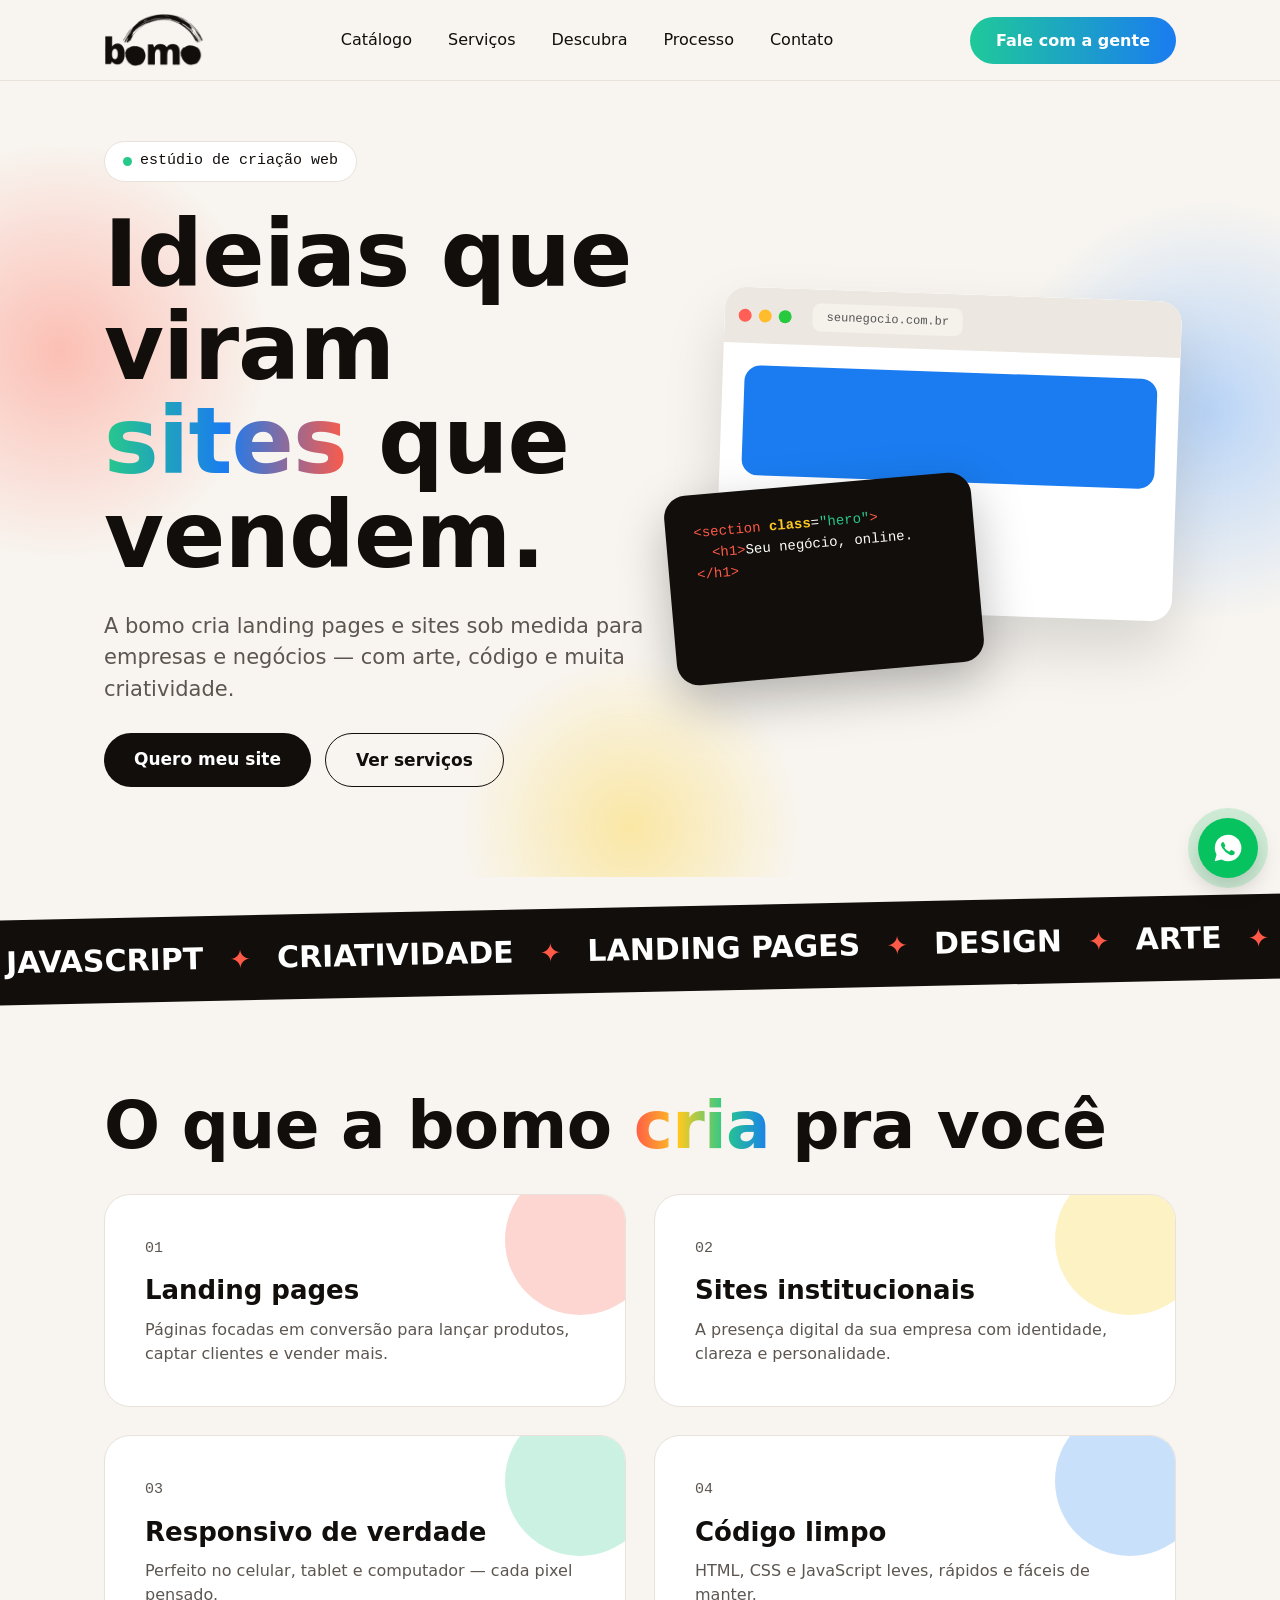
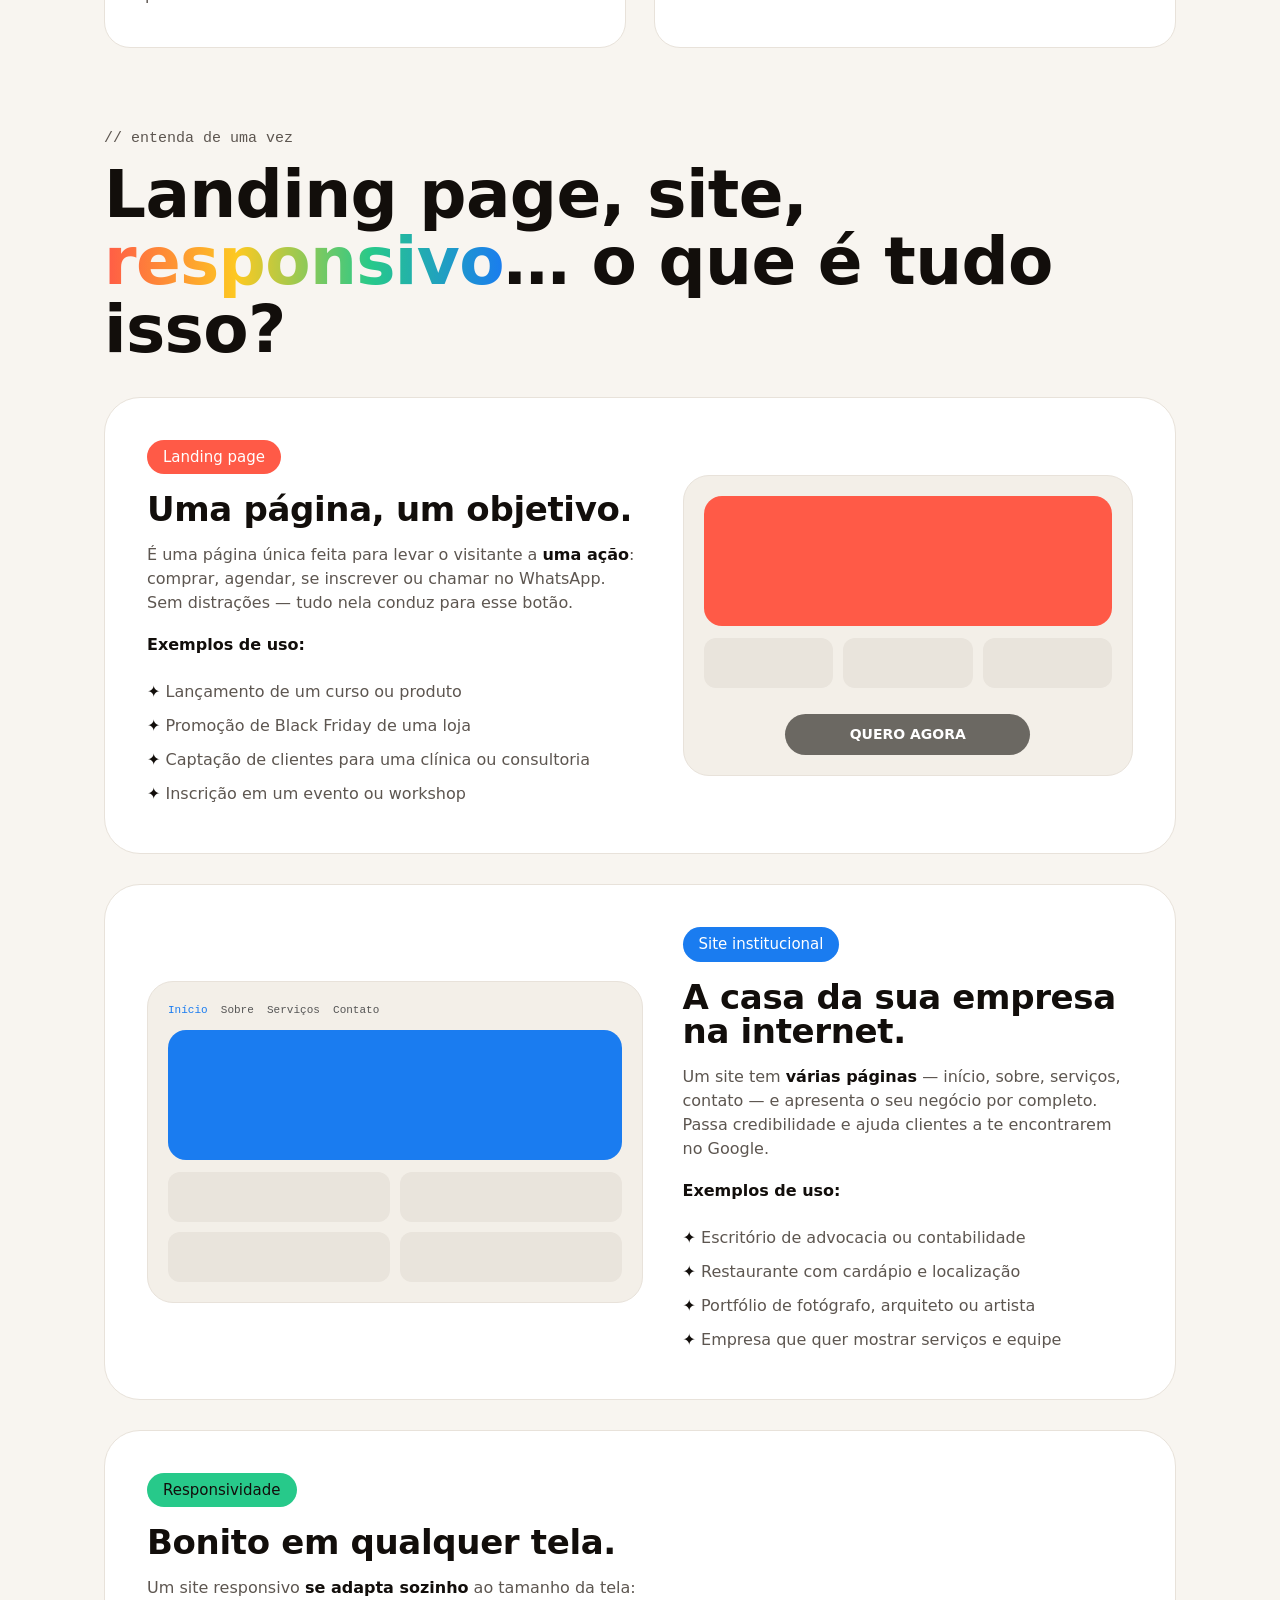
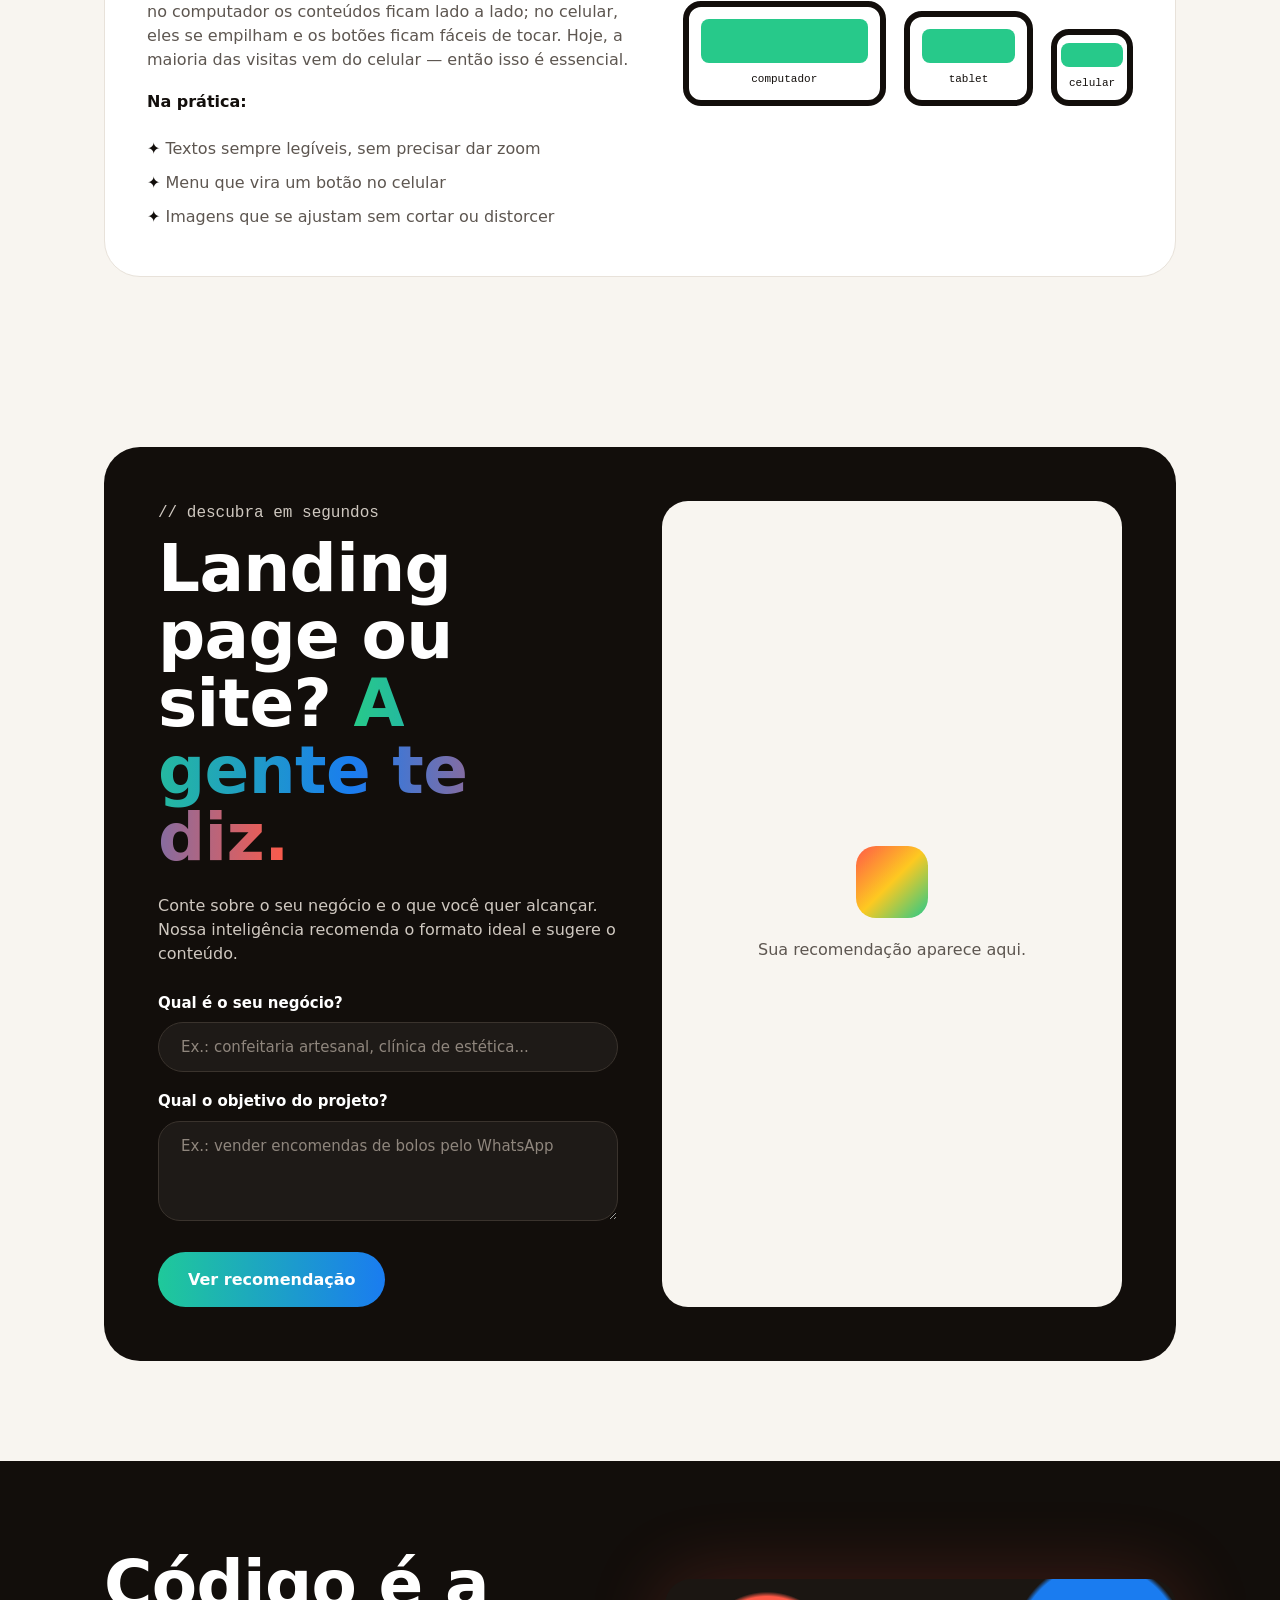
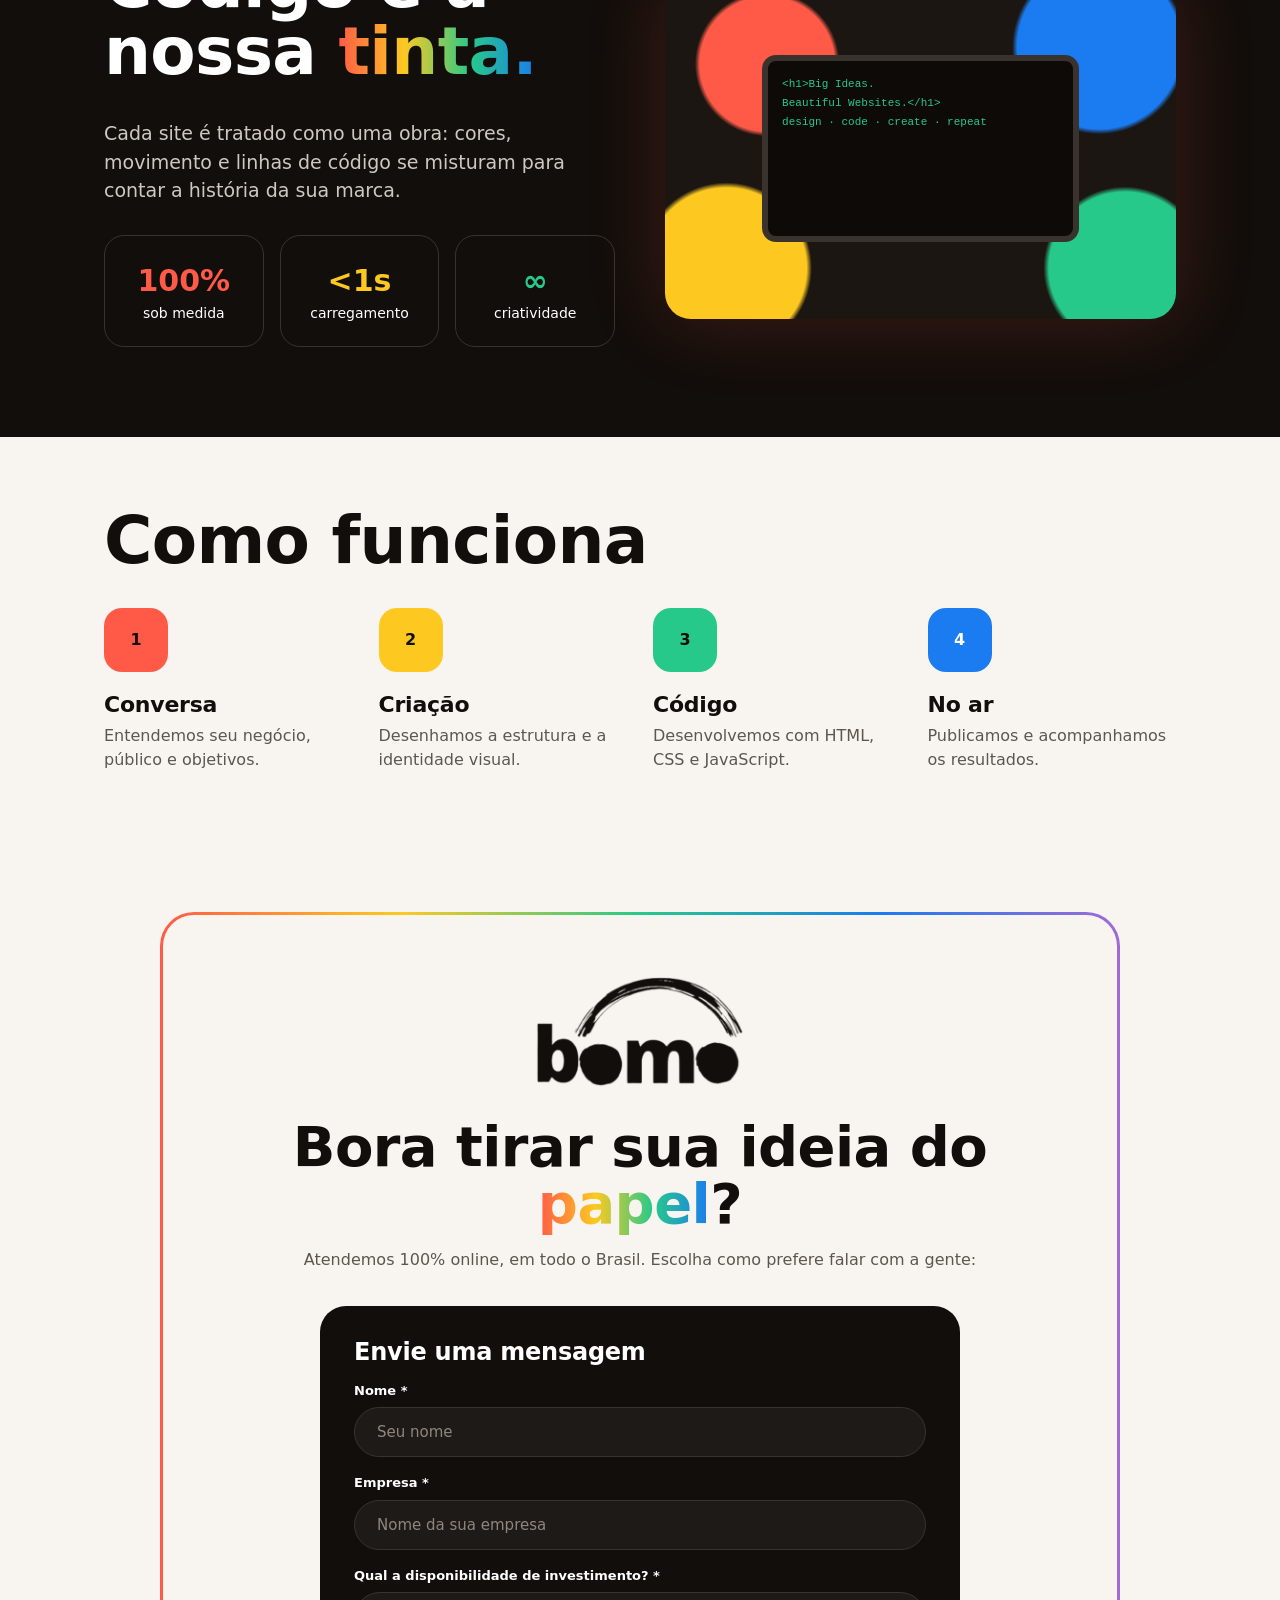
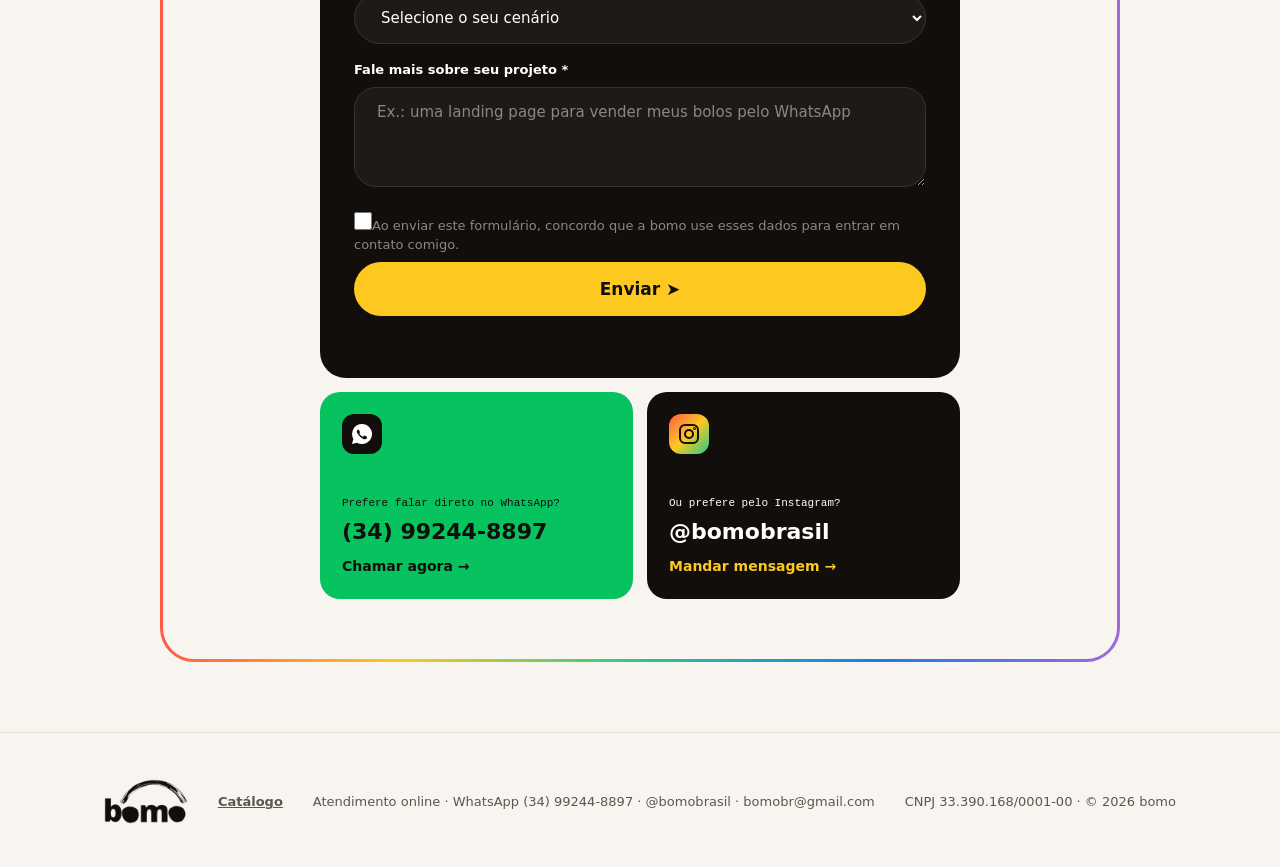
<file: index.html>
<!DOCTYPE html>
<html lang="pt-BR">
<head>
<meta charset="utf-8">
<meta name="viewport" content="width=device-width, initial-scale=1, viewport-fit=cover">
<meta http-equiv="Content-Security-Policy" content="default-src 'none'; script-src 'self'; style-src 'self' 'unsafe-inline'; img-src 'self' data:; connect-src 'self'; form-action 'none'; base-uri 'none'">
<meta name="referrer" content="no-referrer">
<meta name="description" content="bomo — estúdio de criação web: landing pages, sites e placas QR Code/NFC.">
<link rel="icon" href="img/favicon.png" type="image/png" sizes="128x128">
<link rel="icon" href="img/favicon.svg" type="image/svg+xml">
<title>bomo — Landing pages criativas e sites sob medida</title>
<link rel="stylesheet" href="css/style.css">
</head>
<body>
<header><div class="w">
<a class="logo" href="#" aria-label="bomo"><img src="img/logo.webp" alt="bomo" width="440" height="236"></a>
<nav class="h"><a class="keep" href="catalogo.html">Catálogo</a><a href="#servicos">Serviços</a><a href="#descubra">Descubra</a><a href="#processo">Processo</a><a href="#contato">Contato</a></nav>
<a class="btn gr" href="#contato">Fale com a gente</a>
</div></header>

<main class="home">
<div class="hero">
<div class="bl" style="width:420px;height:420px;background:#ff8a7a;left:-150px;top:60px"></div>
<div class="bl" style="width:420px;height:420px;background:#7db6ff;right:-140px;top:120px"></div>
<div class="bl" style="width:340px;height:340px;background:#fdd95a;left:36%;bottom:-120px"></div>
<div class="w">
<div>
<span class="pill mono">estúdio de criação web</span>
<h1>Ideias que viram <span class="gt">sites</span> que vendem.</h1>
<p class="l">A bomo cria landing pages e sites sob medida para empresas e negócios — com arte, código e muita criatividade.</p>
<div class="btns"><a class="btn k" href="#contato">Quero meu site</a><a class="btn o" href="#servicos">Ver serviços</a></div>
</div>
<div class="mock">
<div class="br"><div class="bar"><i></i><i></i><i></i><span class="mono">seunegocio.com.br</span></div><div class="hb"></div><div class="row" style="display:flex;gap:10px;margin:0 22px"><i style="width:80px;height:44px;border-radius:12px;background:#27c98a"></i><i style="width:90px;height:44px;border-radius:12px;background:#ece8e1"></i></div></div>
<div class="code mono"><em>&lt;section</em> <b>class</b>=<s>"hero"</s><em>&gt;</em><br>&nbsp;&nbsp;<em>&lt;h1&gt;</em>Seu negócio, online.<br><em>&lt;/h1&gt;</em></div>
</div></div></div>

<div class="mq"><div id="m1"></div></div>

<section id="servicos"><div class="w">
<h2>O que a bomo <span class="gt2">cria</span> pra você</h2>
<div class="g2">
<div class="cd"><small class="mono">01</small><h3>Landing pages</h3><p>Páginas focadas em conversão para lançar produtos, captar clientes e vender mais.</p></div>
<div class="cd" style="--c:#fdeeb0"><small class="mono">02</small><h3>Sites institucionais</h3><p>A presença digital da sua empresa com identidade, clareza e personalidade.</p></div>
<div class="cd" style="--c:#b9ecd8"><small class="mono">03</small><h3>Responsivo de verdade</h3><p>Perfeito no celular, tablet e computador — cada pixel pensado.</p></div>
<div class="cd" style="--c:#b7d6fa"><small class="mono">04</small><h3>Código limpo</h3><p>HTML, CSS e JavaScript leves, rápidos e fáceis de manter.</p></div>
</div></div></section>

<section style="padding-top:10px"><div class="w">
<div class="eb mono">// entenda de uma vez</div>
<h2>Landing page, site, <span class="gt2">responsivo</span>… o que é tudo isso?</h2>
<div class="ex"><div><span class="tag" style="background:#ff5a47">Landing page</span><h3>Uma página, um objetivo.</h3><p>É uma página única feita para levar o visitante a <b>uma ação</b>: comprar, agendar, se inscrever ou chamar no WhatsApp. Sem distrações — tudo nela conduz para esse botão.</p><p><b>Exemplos de uso:</b></p><ul><li>Lançamento de um curso ou produto</li><li>Promoção de Black Friday de uma loja</li><li>Captação de clientes para uma clínica ou consultoria</li><li>Inscrição em um evento ou workshop</li></ul></div>
<div class="art"><div class="a" style="background:#ff5a47"></div><div class="row"><i></i><i></i><i></i></div><span class="cta">QUERO AGORA</span></div></div>
<div class="ex rv"><div><span class="tag" style="background:#1a7cf0">Site institucional</span><h3>A casa da sua empresa na internet.</h3><p>Um site tem <b>várias páginas</b> — início, sobre, serviços, contato — e apresenta o seu negócio por completo. Passa credibilidade e ajuda clientes a te encontrarem no Google.</p><p><b>Exemplos de uso:</b></p><ul><li>Escritório de advocacia ou contabilidade</li><li>Restaurante com cardápio e localização</li><li>Portfólio de fotógrafo, arquiteto ou artista</li><li>Empresa que quer mostrar serviços e equipe</li></ul></div>
<div class="art"><div class="mono" style="font-size:11px;color:#1a7cf0;margin-bottom:12px">Início &nbsp;<span style="color:#555">Sobre &nbsp;Serviços &nbsp;Contato</span></div><div class="a" style="background:#1a7cf0"></div><div class="row"><i></i><i></i></div><div class="row" style="margin-top:10px"><i></i><i></i></div></div></div>
<div class="ex"><div><span class="tag" style="background:#27c98a;color:#120e0b">Responsividade</span><h3>Bonito em qualquer tela.</h3><p>Um site responsivo <b>se adapta sozinho</b> ao tamanho da tela: no computador os conteúdos ficam lado a lado; no celular, eles se empilham e os botões ficam fáceis de tocar. Hoje, a maioria das visitas vem do celular — então isso é essencial.</p><p><b>Na prática:</b></p><ul><li>Textos sempre legíveis, sem precisar dar zoom</li><li>Menu que vira um botão no celular</li><li>Imagens que se ajustam sem cortar ou distorcer</li></ul></div>
<div class="dev"><div style="flex:5.4"><i style="height:44px"></i>computador</div><div style="flex:3"><i></i>tablet</div><div style="flex:2;padding:8px 4px"><i style="height:24px"></i>celular</div></div></div>
</div></section>

<section id="descubra"><div class="w"><div class="dark">
<div><div class="mono" style="color:#cfc8c0;margin-bottom:10px">// descubra em segundos</div>
<h2 style="color:#fff;margin-bottom:22px">Landing page ou site? <span class="gt">A gente te diz.</span></h2>
<p class="l">Conte sobre o seu negócio e o que você quer alcançar. Nossa inteligência recomenda o formato ideal e sugere o conteúdo.</p>
<label for="dn">Qual é o seu negócio?</label><input id="dn" placeholder="Ex.: confeitaria artesanal, clínica de estética...">
<label for="do">Qual o objetivo do projeto?</label><textarea id="do" placeholder="Ex.: vender encomendas de bolos pelo WhatsApp"></textarea>
<button class="btn gr" style="margin-top:24px;padding:18px 30px" id="dbtn">Ver recomendação</button></div>
<div class="res" id="res"><div class="ic"></div><p>Sua recomendação aparece aqui.</p></div>
</div></div></section>

<div class="ink"><div class="w">
<div><h2 style="color:#fff">Código é a nossa <span class="gt2">tinta.</span></h2><p class="l">Cada site é tratado como uma obra: cores, movimento e linhas de código se misturam para contar a história da sua marca.</p>
<div class="st"><div><b style="color:#ff5a47">100%</b>sob medida</div><div><b style="color:#fdc921">&lt;1s</b>carregamento</div><div><b style="color:#27c98a">∞</b>criatividade</div></div></div>
<div class="splash"><div class="mono">&lt;h1&gt;Big Ideas.<br>Beautiful Websites.&lt;/h1&gt;<br>design · code · create · repeat</div></div>
</div></div>

<section id="processo"><div class="w"><h2>Como funciona</h2>
<div class="steps">
<div><i style="background:#ff5a47">1</i><h3>Conversa</h3><p>Entendemos seu negócio, público e objetivos.</p></div>
<div><i style="background:#fdc921">2</i><h3>Criação</h3><p>Desenhamos a estrutura e a identidade visual.</p></div>
<div><i style="background:#27c98a">3</i><h3>Código</h3><p>Desenvolvemos com HTML, CSS e JavaScript.</p></div>
<div><i style="background:#1a7cf0;color:#fff">4</i><h3>No ar</h3><p>Publicamos e acompanhamos os resultados.</p></div>
</div></div></section>

<section id="contato"><div class="w"><div class="ct">
<a class="logo" href="#" aria-label="bomo"><img src="img/logo.webp" alt="bomo" width="440" height="236"></a>
<h2>Bora tirar sua ideia do <span class="gt2">papel</span>?</h2>
<p style="color:var(--mut)">Atendemos 100% online, em todo o Brasil. Escolha como prefere falar com a gente:</p>
<form class="fm" id="fm" novalidate>
<h3>Envie uma mensagem</h3>
<label for="fn">Nome *</label><input id="fn" placeholder="Seu nome" autocomplete="name">
<label for="fo">Empresa *</label><input id="fo" placeholder="Nome da sua empresa" autocomplete="organization">
<label for="fi">Qual a disponibilidade de investimento? *</label>
<select id="fi"><option value="">Selecione o seu cenário</option><option value="R$ 500">Até R$ 500</option><option value="R$ 1.000">Até R$ 1.000</option><option value="R$ 1.500">Até R$ 1.500</option><option value="R$ 3.000">Até R$ 3.000</option><option value="R$ 5.000">Até R$ 5.000</option></select>
<label for="fp">Fale mais sobre seu projeto *</label><textarea id="fp" placeholder="Ex.: uma landing page para vender meus bolos pelo WhatsApp"></textarea>
<label class="ck"><input type="checkbox" id="fc"><span>Ao enviar este formulário, concordo que a bomo use esses dados para entrar em contato comigo.</span></label>
<input id="fh" tabindex="-1" autocomplete="off" aria-hidden="true" style="position:absolute;left:-9999px;width:1px;height:1px;opacity:0">
<button class="btn sd" type="submit">Enviar ➤</button><div class="err" id="err" role="alert"></div>
</form>
<div class="cc">
<a class="wa" id="wa2" href="https://wa.me/5534992448897" target="_blank" rel="noopener noreferrer"><svg width="40" height="40" viewBox="0 0 24 24" style="background:#120e0b;border-radius:12px;padding:8px;fill:#fff"><path d="M12 2a10 10 0 0 0-8.6 15L2 22l5.1-1.3A10 10 0 1 0 12 2zm5.2 14.1c-.2.6-1.300 1.200-1.800 1.200-.5.100-1.100.100-1.800-.1a13 13 0 0 1-5.800-5.100c-.4-.7-1-1.700-1-2.600 0-.9.5-1.400.7-1.600.2-.2.4-.2.6-.2h.4c.2 0 .4 0 .6.500l.8 1.900c.1.200.1.400 0 .5l-.4.600c-.1.200-.3.300-.1.600a7 7 0 0 0 3.300 2.900c.3.100.5.100.6-.1l.8-1c.2-.2.400-.2.600-.1l1.800.9c.2.100.4.200.4.300.1.200.1.800-.1 1.300z"/></svg><small>Prefere falar direto no WhatsApp?</small><b>(34) 99244-8897</b><span>Chamar agora →</span></a>
<a class="ig" href="https://instagram.com/bomobrasil" target="_blank" rel="noopener noreferrer"><svg width="40" height="40" viewBox="0 0 24 24" style="background:linear-gradient(135deg,#ff5a47,#fdc921,#27c98a);border-radius:12px;padding:8px;fill:none;stroke:#120e0b;stroke-width:2"><rect x="3" y="3" width="18" height="18" rx="5"/><circle cx="12" cy="12" r="4"/><circle cx="17.500" cy="6.500" r=".5"/></svg><small>Ou prefere pelo Instagram?</small><b>@bomobrasil</b><span>Mandar mensagem →</span></a>
</div></div></div></section>
</main>


<footer><div class="w"><a class="logo" href="#" aria-label="bomo"><img src="img/logo.webp" alt="bomo" width="440" height="236"></a><a href="catalogo.html" style="color:inherit;font-weight:700">Catálogo</a>
<span>Atendimento online · WhatsApp (34) 99244-8897 · @bomobrasil · bomobr@gmail.com</span>
<span>CNPJ 33.390.168/0001-00 · © 2026 bomo</span></div></footer>

<a class="fab" id="fab" href="https://wa.me/5534992448897" target="_blank" rel="noopener noreferrer" aria-label="WhatsApp"><svg viewBox="0 0 24 24"><path d="M12 2a10 10 0 0 0-8.600 15L2 22l5.100-1.300A10 10 0 1 0 12 2zm5.200 14.100c-.2.600-1.300 1.200-1.800 1.200-.5.100-1.100.100-1.800-.1a13 13 0 0 1-5.800-5.100c-.4-.7-1-1.700-1-2.600 0-.9.5-1.400.7-1.600.2-.2.4-.2.6-.2h.4c.2 0 .4 0 .6.500l.8 1.900c.1.200.1.400 0 .5l-.4.600c-.1.200-.3.300-.1.600a7 7 0 0 0 3.300 2.900c.3.100.5.100.6-.1l.8-1c.2-.2.400-.2.600-.1l1.800.9c.2.100.4.200.4.300.1.200.1.800-.1 1.300z"/></svg></a>

<script src="js/main.js"></script>
</body>
</html>
</file>
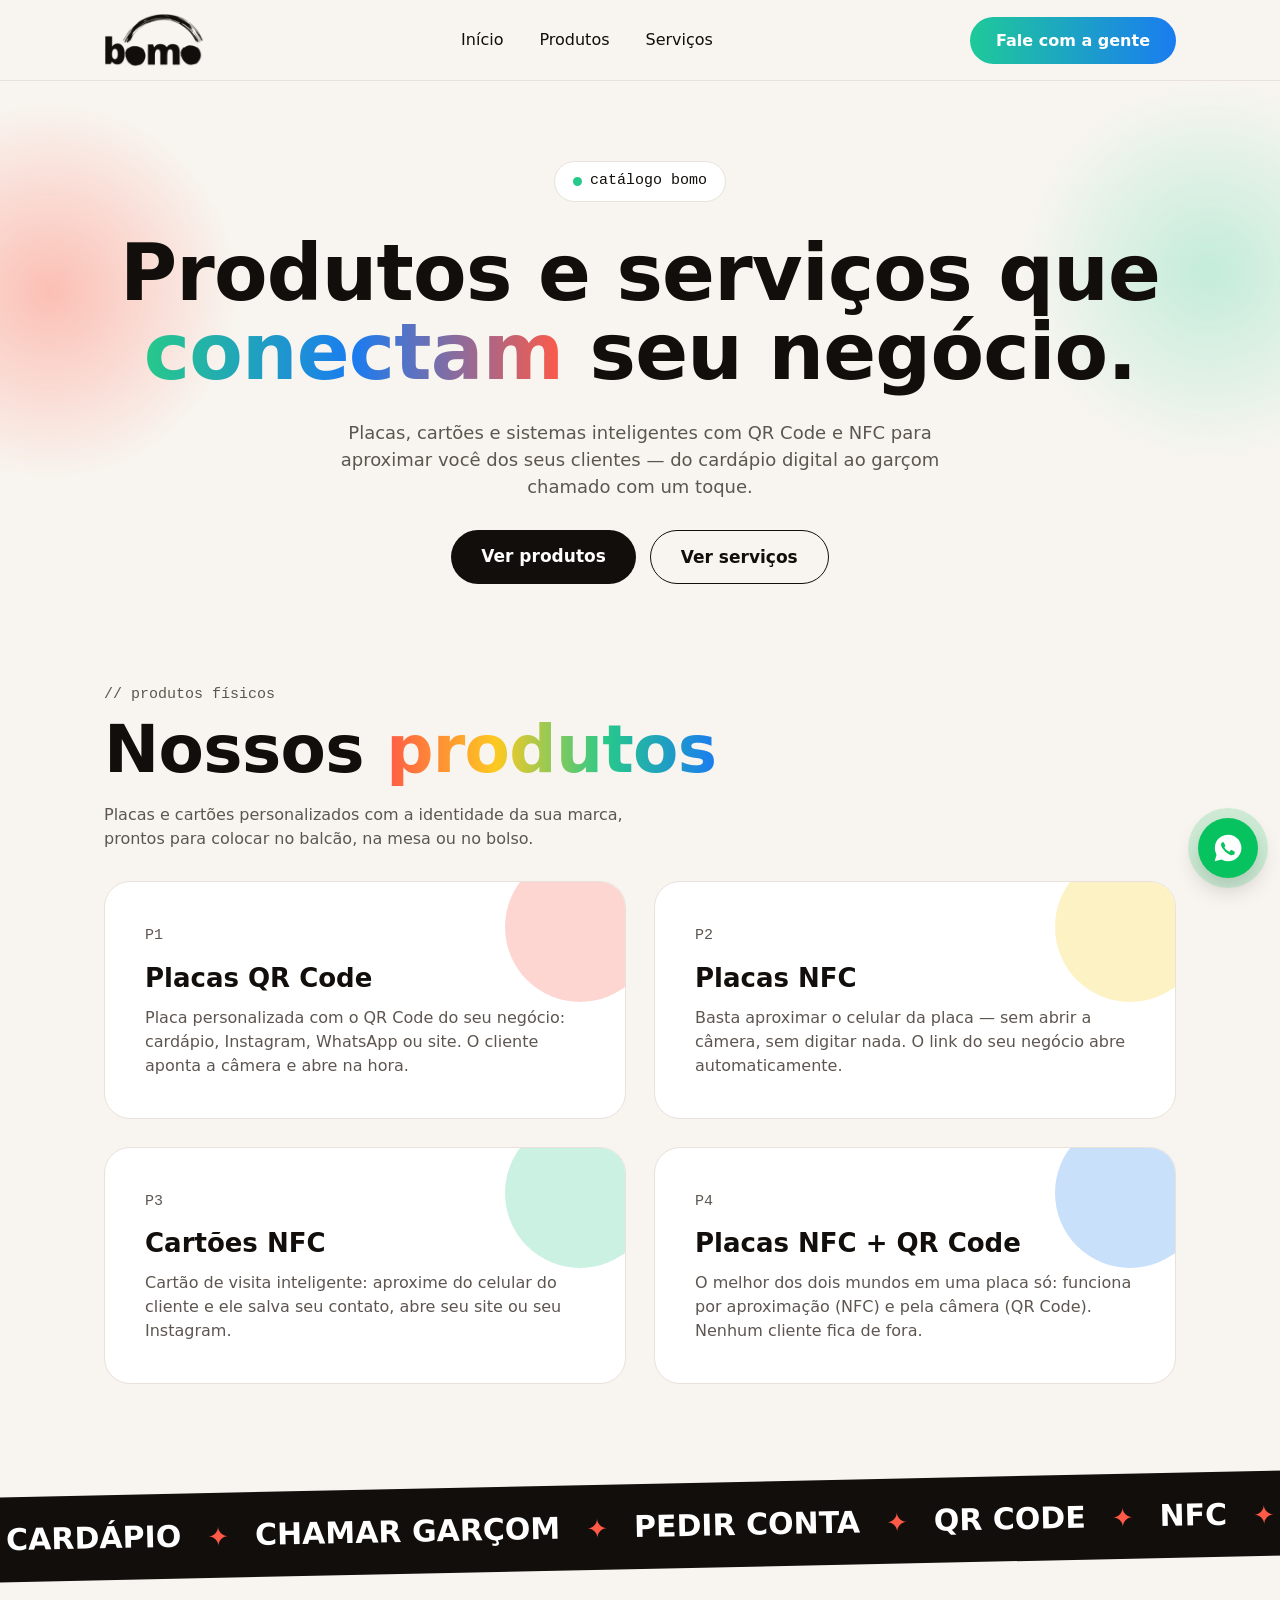
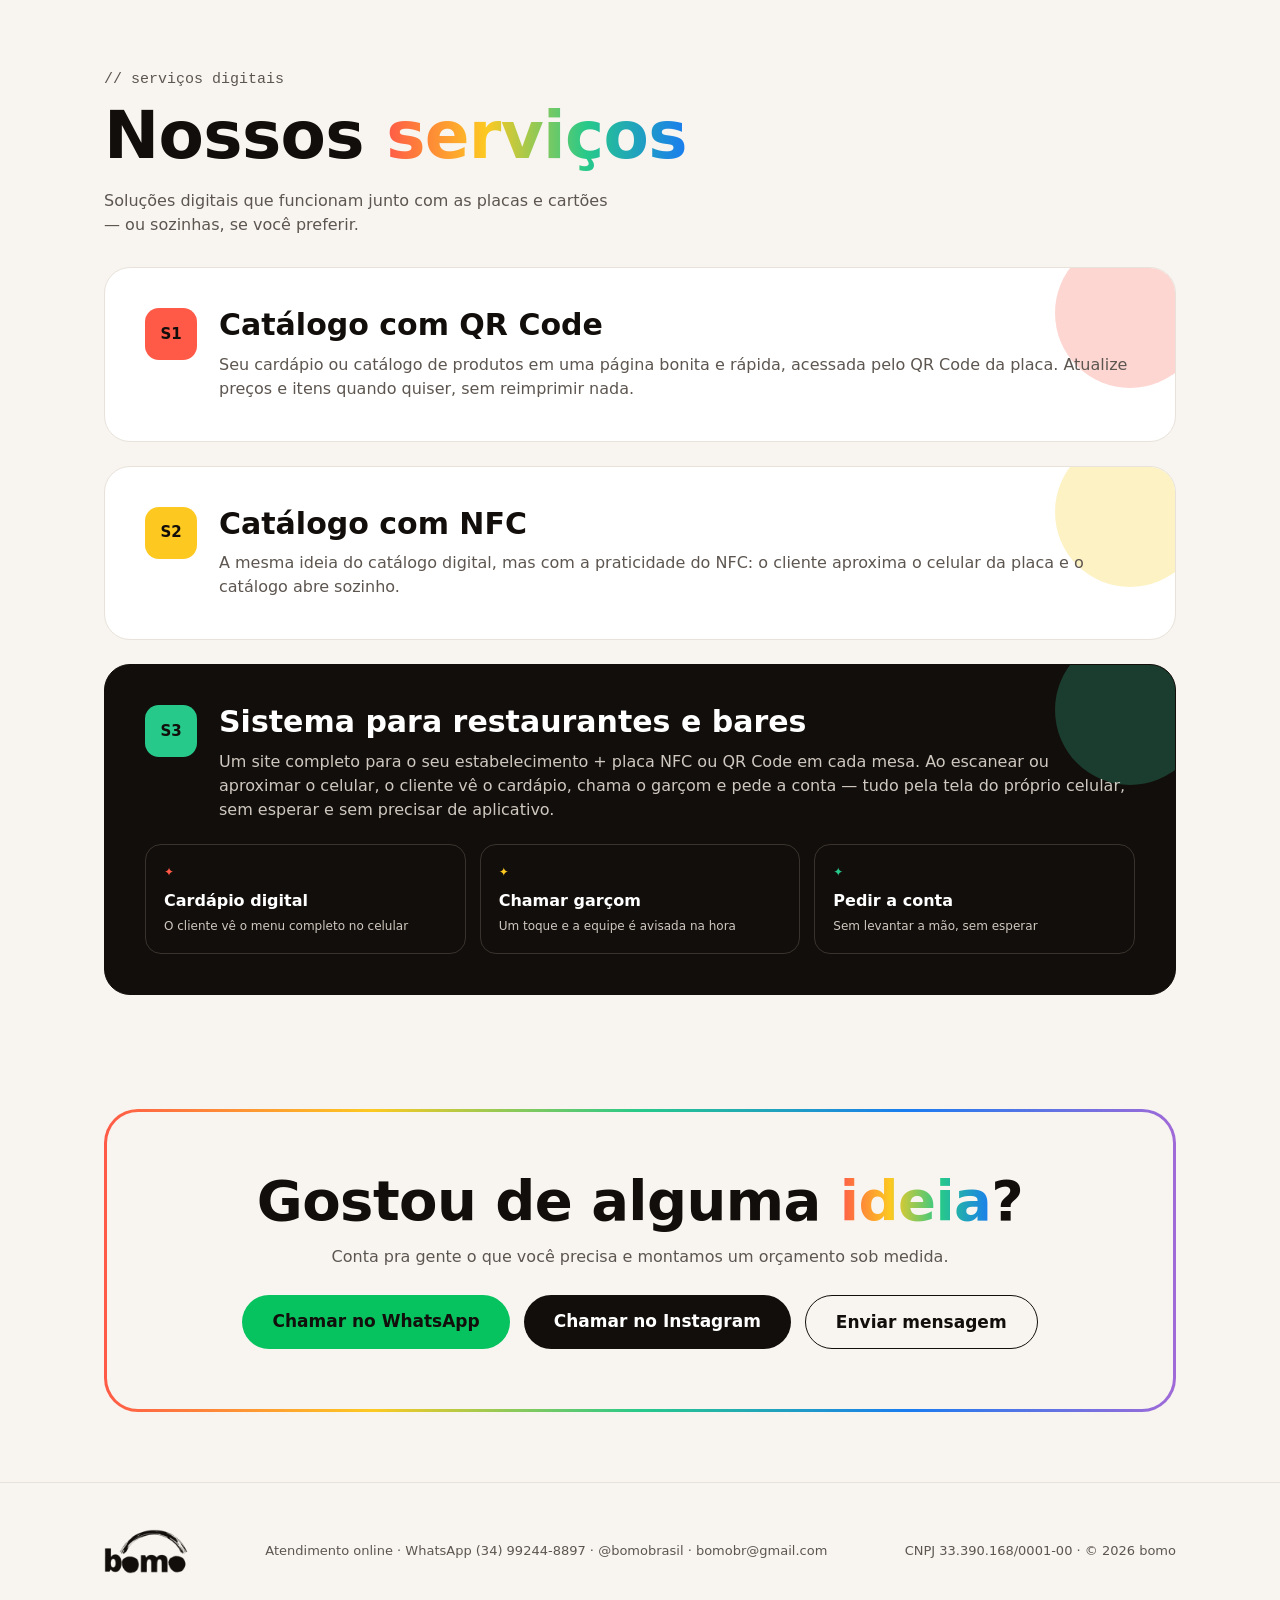
<file: catalogo.html>
<!DOCTYPE html>
<html lang="pt-BR">
<head>
<meta charset="utf-8">
<meta name="viewport" content="width=device-width, initial-scale=1, viewport-fit=cover">
<meta http-equiv="Content-Security-Policy" content="default-src 'none'; script-src 'self'; style-src 'self' 'unsafe-inline'; img-src 'self' data:; connect-src 'self'; form-action 'none'; base-uri 'none'">
<meta name="referrer" content="no-referrer">
<meta name="description" content="Catálogo bomo: placas e cartões QR Code e NFC, catálogo digital e sistema para restaurantes e bares.">
<link rel="icon" href="img/favicon.png" type="image/png" sizes="128x128">
<link rel="icon" href="img/favicon.svg" type="image/svg+xml">
<title>Catálogo — bomo | Produtos e serviços</title>
<link rel="stylesheet" href="css/style.css">
</head>
<body>
<body class="cat">
<header><div class="w">
<a class="logo" href="index.html" aria-label="bomo"><img src="img/logo.webp" alt="bomo" width="440" height="236"></a>
<nav class="c"><a class="keep" href="index.html">Início</a><a href="#produtos">Produtos</a><a href="#servicos">Serviços</a></nav>
<a class="btn gr" href="index.html#contato">Fale com a gente</a>
</div></header>
<main class="catv">
<div class="cat-h"><div class="bl" style="width:380px;height:380px;background:#ff8a7a;left:-140px;top:20px"></div><div class="bl" style="width:380px;height:380px;background:#8fe3c3;right:-120px;top:0"></div>
<div class="w"><span class="pill mono">catálogo bomo</span>
<h1>Produtos e serviços que <span class="gt">conectam</span> seu negócio.</h1>
<p class="l">Placas, cartões e sistemas inteligentes com QR Code e NFC para aproximar você dos seus clientes — do cardápio digital ao garçom chamado com um toque.</p>
<div class="btns"><a class="btn k" href="#produtos">Ver produtos</a><a class="btn o" href="#servicos">Ver serviços</a></div></div></div>

<section id="produtos" style="padding-top:40px"><div class="w">
<div class="eb mono">// produtos físicos</div><h2>Nossos <span class="gt2">produtos</span></h2>
<p style="color:var(--mut);margin:-14px 0 30px;max-width:520px">Placas e cartões personalizados com a identidade da sua marca, prontos para colocar no balcão, na mesa ou no bolso.</p>
<div class="g2">
<div class="cd"><small class="mono">P1</small><h3>Placas QR Code</h3><p>Placa personalizada com o QR Code do seu negócio: cardápio, Instagram, WhatsApp ou site. O cliente aponta a câmera e abre na hora.</p></div>
<div class="cd" style="--c:#fdeeb0"><small class="mono">P2</small><h3>Placas NFC</h3><p>Basta aproximar o celular da placa — sem abrir a câmera, sem digitar nada. O link do seu negócio abre automaticamente.</p></div>
<div class="cd" style="--c:#b9ecd8"><small class="mono">P3</small><h3>Cartões NFC</h3><p>Cartão de visita inteligente: aproxime do celular do cliente e ele salva seu contato, abre seu site ou seu Instagram.</p></div>
<div class="cd" style="--c:#b7d6fa"><small class="mono">P4</small><h3>Placas NFC + QR Code</h3><p>O melhor dos dois mundos em uma placa só: funciona por aproximação (NFC) e pela câmera (QR Code). Nenhum cliente fica de fora.</p></div>
</div></div></section>

<div class="mq"><div id="m2"></div></div>

<section id="servicos"><div class="w">
<div class="eb mono">// serviços digitais</div><h2>Nossos <span class="gt2">serviços</span></h2>
<p style="color:var(--mut);margin:-14px 0 30px;max-width:520px">Soluções digitais que funcionam junto com as placas e cartões — ou sozinhas, se você preferir.</p>
<div class="cd sv"><i style="background:#ff5a47">S1</i><div><h3>Catálogo com QR Code</h3><p>Seu cardápio ou catálogo de produtos em uma página bonita e rápida, acessada pelo QR Code da placa. Atualize preços e itens quando quiser, sem reimprimir nada.</p></div></div>
<div class="cd sv" style="--c:#fdeeb0"><i style="background:#fdc921">S2</i><div><h3>Catálogo com NFC</h3><p>A mesma ideia do catálogo digital, mas com a praticidade do NFC: o cliente aproxima o celular da placa e o catálogo abre sozinho.</p></div></div>
<div class="cd sv dk" style="--c:#1e4d3b;display:block"><div style="display:flex;gap:22px;align-items:flex-start"><i style="background:#27c98a;color:#120e0b">S3</i><div><h3>Sistema para restaurantes e bares</h3><p>Um site completo para o seu estabelecimento + placa NFC ou QR Code em cada mesa. Ao escanear ou aproximar o celular, o cliente vê o cardápio, chama o garçom e pede a conta — tudo pela tela do próprio celular, sem esperar e sem precisar de aplicativo.</p></div></div>
<div class="tri"><div><span style="color:#ff5a47">✦</span><b>Cardápio digital</b>O cliente vê o menu completo no celular</div><div><span style="color:#fdc921">✦</span><b>Chamar garçom</b>Um toque e a equipe é avisada na hora</div><div><span style="color:#27c98a">✦</span><b>Pedir a conta</b>Sem levantar a mão, sem esperar</div></div></div>
</div></section>

<section style="padding-top:20px"><div class="w"><div class="ct" style="max-width:1080px">
<h2>Gostou de alguma <span class="gt2">ideia</span>?</h2>
<p style="color:var(--mut);margin-bottom:26px">Conta pra gente o que você precisa e montamos um orçamento sob medida.</p>
<div class="btns" style="justify-content:center"><a class="btn" style="background:#07c35f" href="https://wa.me/5534992448897" target="_blank" rel="noopener noreferrer">Chamar no WhatsApp</a><a class="btn k" href="https://instagram.com/bomobrasil" target="_blank" rel="noopener noreferrer">Chamar no Instagram</a><a class="btn o" href="index.html#contato">Enviar mensagem</a></div>
</div></div></section>
</main>
<footer><div class="w"><a class="logo" href="index.html" aria-label="bomo"><img src="img/logo.webp" alt="bomo" width="440" height="236"></a>
<span>Atendimento online · WhatsApp (34) 99244-8897 · @bomobrasil · bomobr@gmail.com</span>
<span>CNPJ 33.390.168/0001-00 · © 2026 bomo</span></div></footer>
<a class="fab" id="fab" href="https://wa.me/5534992448897" target="_blank" rel="noopener noreferrer" aria-label="WhatsApp"><svg viewBox="0 0 24 24"><path d="M12 2a10 10 0 0 0-8.600 15L2 22l5.100-1.300A10 10 0 1 0 12 2zm5.200 14.100c-.2.600-1.300 1.200-1.800 1.200-.5.100-1.100.100-1.800-.1a13 13 0 0 1-5.800-5.100c-.4-.7-1-1.700-1-2.600 0-.9.5-1.400.7-1.600.2-.2.4-.2.6-.2h.4c.2 0 .4 0 .6.500l.8 1.900c.1.200.1.400 0 .5l-.4.600c-.1.200-.3.300-.1.600a7 7 0 0 0 3.300 2.900c.3.100.5.100.6-.1l.8-1c.2-.2.400-.2.600-.1l1.800.9c.2.100.4.200.4.300.1.200.1.800-.1 1.300z"/></svg></a>
<script src="js/catalogo.js"></script>
</body>
</html>
</file>
<file: css/style.css>
:root{--bg:#f8f5f0;--ink:#120e0b;--card:#fff;--mut:#5d5650;--line:#e8e2da;--r:#ff5a47;--y:#fdc921;--g:#27c98a;--b:#1a7cf0;box-sizing:border-box;padding-top:env(safe-area-inset-top,0px);padding-bottom:env(safe-area-inset-bottom,0px)}
@media(prefers-color-scheme:dark){:root:not([data-theme="light"]){--bg:#15110e;--ink:#f6f2ec;--card:#1f1a16;--mut:#b5aca3;--line:#2f2822}}
:root[data-theme="dark"]{--bg:#15110e;--ink:#f6f2ec;--card:#1f1a16;--mut:#b5aca3;--line:#2f2822}
html{scroll-padding-top:calc(90px + env(safe-area-inset-top,0px));scroll-behavior:auto}
*{box-sizing:border-box;margin:0}
body{background:var(--bg);color:var(--ink);font-family:system-ui,'Segoe UI',Arial,sans-serif;overflow-x:hidden;line-height:1.5}
h1,h2,h3,.hd{font-family:system-ui,'Segoe UI',Arial,sans-serif;font-weight:800;line-height:1.02;letter-spacing:-.01em}
.mono{font-family:ui-monospace,Consolas,monospace}
.w{max-width:1120px;margin:0 auto;padding:0 24px}
.gt{background:linear-gradient(90deg,#27c98a,#1a7cf0,#ff5a47);-webkit-background-clip:text;background-clip:text;color:transparent}
.gt2{background:linear-gradient(90deg,#ff5a47,#fdc921,#27c98a,#1a7cf0);-webkit-background-clip:text;background-clip:text;color:transparent}
header{position:sticky;top:env(safe-area-inset-top,0px);z-index:20;background:var(--bg);border-bottom:1px solid var(--line)}
header .w{display:flex;align-items:center;justify-content:space-between;height:80px}
.logo{font-family:system-ui,'Segoe UI',Arial,sans-serif;font-weight:800;font-size:34px;color:var(--ink);text-decoration:none;position:relative;letter-spacing:-.04em}
.logo:before{content:"";position:absolute;left:-2px;right:-2px;top:-4px;height:14px;border:3px solid var(--ink);border-bottom:0;border-radius:50% 50% 0 0}
nav{display:flex;gap:36px}nav a{color:var(--ink);text-decoration:none;font-weight:500}
.cat nav.h,body:not(.cat) nav.c{display:none}
.btn{display:inline-block;border:0;cursor:pointer;font:700 17px system-ui,'Segoe UI',Arial,sans-serif;padding:16px 30px;border-radius:99px;text-decoration:none;color:var(--ink);transition:transform .2s}
.btn:hover{transform:translateY(-2px)}
.btn.k{background:#120e0b;color:#fff}.btn.o{border:1.5px solid var(--ink);background:transparent}
.btn.gr{background:linear-gradient(90deg,#1fc99a,#1a7cf0,#ff5a47);background-size:200%;color:#fff;padding:14px 26px;font-size:16px}
@keyframes sh{to{background-position:100% 0}}
.hero{position:relative;padding:60px 0 90px;overflow:hidden}
.bl{position:absolute;border-radius:50%;opacity:.5;-webkit-mask-image:radial-gradient(closest-side,#000,transparent);mask-image:radial-gradient(closest-side,#000,transparent);z-index:0}
.hero .w{position:relative;z-index:1;display:grid;grid-template-columns:1.1fr 1fr;gap:30px;align-items:center}
.pill{display:inline-flex;gap:8px;align-items:center;border:1px solid var(--line);background:var(--card);padding:8px 18px;border-radius:99px;font-size:15px;margin-bottom:26px}
.pill:before{content:"";width:9px;height:9px;border-radius:50%;background:var(--g)}
.hero h1{font-size:clamp(46px,7.4vw,92px)}
.hero p.l{color:var(--mut);font-size:21px;margin:28px 0;max-width:560px}
.btns{display:flex;gap:14px;flex-wrap:wrap}
.mock{position:relative;height:420px}
.br{position:absolute;right:0;top:40px;width:92%;background:var(--card);border-radius:22px;box-shadow:0 30px 60px #0002;transform:rotate(2deg);overflow:hidden;height:320px}
.br .bar{background:#ece8e1;padding:14px;display:flex;gap:7px;align-items:center}
.br .bar i{width:13px;height:13px;border-radius:50%;background:#ff5f56}.br .bar i:nth-child(2){background:#ffbd2e}.br .bar i:nth-child(3){background:#27c93f}
.br .bar span{margin-left:14px;background:#f5f2ec;padding:5px 14px;border-radius:8px;font-size:12px;color:#555}
.br .hb{margin:22px;height:110px;border-radius:16px;background:#1a7cf0}
.code{position:absolute;left:-10px;bottom:0;width:62%;background:#120e0b;color:#fff;border-radius:22px;padding:28px;font-size:14px;transform:rotate(-5deg);box-shadow:0 20px 50px #0004;min-height:190px}
.code b{color:#fdc921}.code em{color:#ff5a47;font-style:normal}.code s{color:#27c98a;text-decoration:none}
.mq{background:#120e0b;color:#fff;transform:rotate(-1.2deg);margin:30px -20px;overflow:hidden;padding:20px 0;white-space:nowrap}
.mq div{display:inline-block;animation:mv 28s linear infinite}
.mq span{font-family:system-ui,'Segoe UI',Arial,sans-serif;font-weight:800;font-size:30px;margin:0 26px;text-transform:uppercase}
.mq span:nth-child(4n+2)+i{color:#1a7cf0}.mq i{font-style:normal;color:#ff5a47;font-size:26px}
@keyframes mv{to{transform:translateX(-50%)}}
section{padding:70px 0}
.eb{color:var(--mut);font-size:15px;margin-bottom:10px}
h2{font-size:clamp(34px,5.4vw,66px);margin-bottom:34px}
.g2{display:grid;grid-template-columns:1fr 1fr;gap:28px}
.cd{position:relative;overflow:hidden;background:var(--card);border:1px solid var(--line);border-radius:26px;padding:40px}
.cd:after{content:"";position:absolute;right:-30px;top:-30px;width:150px;height:150px;border-radius:50%;background:var(--c,#fcc9c2);opacity:.75}
.cd small{color:var(--mut);font-size:15px}.cd h3{font-size:26px;margin:16px 0 12px;font-weight:700;letter-spacing:0;line-height:1.15;position:relative;z-index:1}
.cd p{color:var(--mut);position:relative;z-index:1}
.ex{display:grid;grid-template-columns:1.1fr 1fr;gap:40px;align-items:center;background:var(--card);border:1px solid var(--line);border-radius:36px;padding:42px;margin-bottom:30px}
.tag{display:inline-block;color:#fff;font-weight:500;font-size:15px;padding:6px 16px;border-radius:99px;margin-bottom:18px}
.ex h3{font-size:34px;margin-bottom:16px}.ex p{color:var(--mut);margin-bottom:18px}.ex p b{color:var(--ink)}
.ex ul{list-style:none;padding:0;color:var(--mut)}.ex li{padding:5px 0}.ex li:before{content:"✦ ";color:var(--ink)}
.ex.rv .art{order:-1}
.art{background:#f3efe8;border:1px solid var(--line);border-radius:26px;padding:20px;min-height:260px}
.art .a{height:130px;border-radius:18px;margin-bottom:12px}.art .row{display:flex;gap:10px}.art .row i{flex:1;height:50px;border-radius:12px;background:#e9e4dc}
.art .cta{display:block;text-align:center;margin:26px auto 0;width:60%;background:#6b6862;color:#fff;border-radius:99px;padding:10px;font-size:14px;font-weight:700}
.dev{display:flex;gap:18px;align-items:flex-end;justify-content:center}
.dev div{border:6px solid #120e0b;border-radius:18px;padding:12px;background:#fff;text-align:center;font-size:11px;font-family:ui-monospace,Consolas,monospace}
.dev div i{display:block;background:var(--g);border-radius:8px;height:34px;margin-bottom:8px}
.dark{background:#120e0b;color:#fff;border-radius:36px;padding:54px;display:grid;grid-template-columns:1fr 1fr;gap:44px;position:relative;overflow:hidden}
.dark p.l{color:#cfc8c0;margin-bottom:26px}
.dark label{display:block;font-weight:700;font-size:15px;margin:18px 0 8px}
input,select,textarea{width:100%;font:500 15px system-ui,'Segoe UI',Arial,sans-serif;background:#1e1a17;border:1px solid #3a332d;color:#fff;border-radius:99px;padding:15px 22px;outline:0}
textarea{border-radius:22px;min-height:100px;resize:vertical}input:focus,select:focus,textarea:focus{border-color:var(--g)}
::placeholder{color:#8f867d}
.res{background:#f8f5f0;color:#120e0b;border-radius:26px;padding:40px;display:flex;flex-direction:column;align-items:center;justify-content:center;text-align:center;min-height:380px}
.res .ic{width:72px;height:72px;border-radius:20px;background:linear-gradient(135deg,#ff5a47,#fdc921,#27c98a);margin-bottom:20px}
.res h3{font-size:28px;margin-bottom:10px}.res p{color:#5d5650}
.ink{background:#120e0b;color:#fff;padding:90px 0;margin-top:30px}
.ink .w{display:grid;grid-template-columns:1fr 1fr;gap:50px;align-items:center}
.ink p.l{color:#cfc8c0;font-size:19px;margin:22px 0 30px}
.st{display:grid;grid-template-columns:repeat(3,1fr);gap:16px}.st div{border:1px solid #3a332d;border-radius:20px;padding:22px 10px;text-align:center;font-size:14px}.st b{display:block;font-family:system-ui,'Segoe UI',Arial,sans-serif;font-size:30px}
.splash{height:340px;border-radius:26px;background:radial-gradient(circle at 20% 25%,#ff5a47 0 14%,transparent 15%),radial-gradient(circle at 85% 20%,#1a7cf0 0 16%,transparent 17%),radial-gradient(circle at 12% 85%,#fdc921 0 15%,transparent 16%),radial-gradient(circle at 90% 85%,#27c98a 0 14%,transparent 15%),#1b1612;display:grid;place-items:center;box-shadow:0 0 80px #ff5a4733}
.splash div{width:62%;height:55%;background:#0d0a08;border:6px solid #3a332d;border-radius:14px;padding:14px;font-size:11px;color:#27c98a;line-height:1.7}
.steps{display:grid;grid-template-columns:repeat(4,1fr);gap:26px}
.steps i{display:grid;place-items:center;width:64px;height:64px;border-radius:18px;font-style:normal;font-weight:800;margin-bottom:22px;color:#120e0b}
.steps h3{font-size:22px;margin-bottom:8px}.steps p{color:var(--mut)}
.ct{max-width:960px;margin:0 auto;border:3px solid transparent;border-radius:34px;background:linear-gradient(var(--bg),var(--bg)) padding-box,linear-gradient(90deg,#ff5a47,#fdc921,#27c98a,#1a7cf0,#a06ad8) border-box;padding:60px 40px;text-align:center}
.ct h2{font-size:clamp(32px,5vw,56px);margin-bottom:16px}
.fm{background:#120e0b;color:#fff;border-radius:26px;padding:34px;max-width:640px;margin:34px auto 14px;text-align:left}
.fm h3{font-size:24px;margin-bottom:6px;font-weight:700}.fm .r{display:flex;gap:10px}.fm .r input:first-child{width:80px;text-align:center;flex:none}
.fm label{display:block;font-size:13px;font-weight:700;margin:16px 0 7px}.fm label span{color:#8f867d;font-weight:400}
.ck{display:flex;gap:10px;align-items:flex-start;font-size:13px;margin:18px 0}.ck input{width:18px;height:18px;margin-top:2px;flex:none}
.sd{width:100%;background:var(--y);color:#120e0b;padding:17px}
.err{color:#ff8a7c;font-size:13px;margin-top:10px;min-height:18px}
.cc{display:grid;grid-template-columns:1fr 1fr;gap:14px;max-width:640px;margin:0 auto;text-align:left}
.cc a{border-radius:20px;padding:22px;text-decoration:none;display:block;position:relative;overflow:hidden}
.cc small{display:block;font-family:ui-monospace,Consolas,monospace;font-size:11px;margin:34px 0 4px}.cc b{font-family:system-ui,'Segoe UI',Arial,sans-serif;font-size:22px;display:block}.cc span{font-size:14px;font-weight:700;display:block;margin-top:8px}
.wa{background:#07c35f;color:#120e0b}.ig{background:#120e0b;color:#fff}.ig span{color:var(--y)}
.cat-h{text-align:center;position:relative;overflow:hidden;padding:80px 0 60px}.cat-h .w{position:relative;z-index:1}
.cat-h h1{font-size:clamp(40px,6.4vw,78px);margin:6px 0 26px}.cat-h p.l{color:var(--mut);max-width:640px;margin:0 auto 30px;font-size:18px}.cat-h .btns{justify-content:center}
.sv{display:flex;gap:22px;align-items:flex-start;margin-bottom:24px}
.sv i{flex:none;width:52px;height:52px;border-radius:14px;display:grid;place-items:center;font-style:normal;font-family:system-ui,'Segoe UI',Arial,sans-serif;font-weight:800;font-size:15px}
.sv h3{font-size:30px;margin:0 0 10px;font-weight:700}
.cd.dk{background:#120e0b;color:#fff;border-color:#120e0b}.cd.dk p{color:#cfc8c0}
.tri{display:grid;grid-template-columns:repeat(3,1fr);gap:14px;margin-top:22px;position:relative;z-index:1}
.tri div{border:1px solid #3a332d;border-radius:16px;padding:18px;font-size:12px;color:#cfc8c0}.tri b{display:block;color:#fff;font-family:system-ui,'Segoe UI',Arial,sans-serif;font-size:16px;margin:8px 0 4px}
footer{border-top:1px solid var(--line);padding:46px 0;font-size:13px;color:var(--mut)}
footer .w{display:flex;justify-content:space-between;align-items:center;gap:20px;flex-wrap:wrap}
.fab{position:fixed;right:22px;bottom:calc(22px + env(safe-area-inset-bottom,0px));z-index:30;width:60px;height:60px;border-radius:50%;background:#07c35f;display:grid;place-items:center;box-shadow:0 0 0 10px #07c35f2a,0 10px 24px #0003}
.fab svg{width:32px;height:32px;fill:#fff}
.cat .home,body:not(.cat) .catv{display:none}
@media(max-width:860px){nav{gap:14px}nav a:not(.keep){display:none}header .w{height:70px}.hero .w,.ex,.dark,.ink .w,.g2,.cc{grid-template-columns:1fr}.mock{height:360px}.steps{grid-template-columns:1fr 1fr}.ex.rv .art{order:0}.dark,.ex{padding:28px}.tri{grid-template-columns:1fr}.fm{padding:24px}.ct{padding:40px 16px}}
@media(prefers-reduced-motion:reduce){.mq div{animation:none}}

.logo:before{display:none}
.logo img{display:block;width:100px;height:auto}
.ct .logo img{width:210px;margin:0 auto 30px}
footer .logo img{width:84px}
@media(prefers-color-scheme:dark){:root:not([data-theme="light"]) .logo img{filter:invert(1)}}
:root[data-theme="dark"] .logo img{filter:invert(1)}

.dev div{min-width:0}
@media(max-width:860px){.st{gap:8px}.st div{font-size:12px;padding:16px 4px}.st b{font-size:22px}.cd{padding:30px}}
@media(max-width:480px){
.btn.gr{padding:10px 12px;font-size:13px;white-space:nowrap}.btns .btn{width:100%;text-align:center}
.hero{padding:36px 0 60px}.hero p.l{font-size:18px}.mock{height:330px}.br{height:250px}.code{width:82%;padding:18px;font-size:12px;min-height:0}
.dark,.ex{padding:22px;border-radius:26px}.ct{padding:32px 14px}.fm{padding:20px}
.steps{grid-template-columns:1fr}.mq span{font-size:22px;margin:0 16px}
.splash{height:250px}.splash div{width:78%}.cc a b{font-size:18px}
.dev{gap:10px}.dev div{font-size:8px;border-width:4px;padding:8px 4px}
.sv{flex-direction:column;gap:14px}.cd.sv>div{width:100%}
}

@media(max-width:480px){header .w{padding:0 14px}.logo img{width:76px}nav,nav a{font-size:14px}nav{gap:10px}}
</file>
